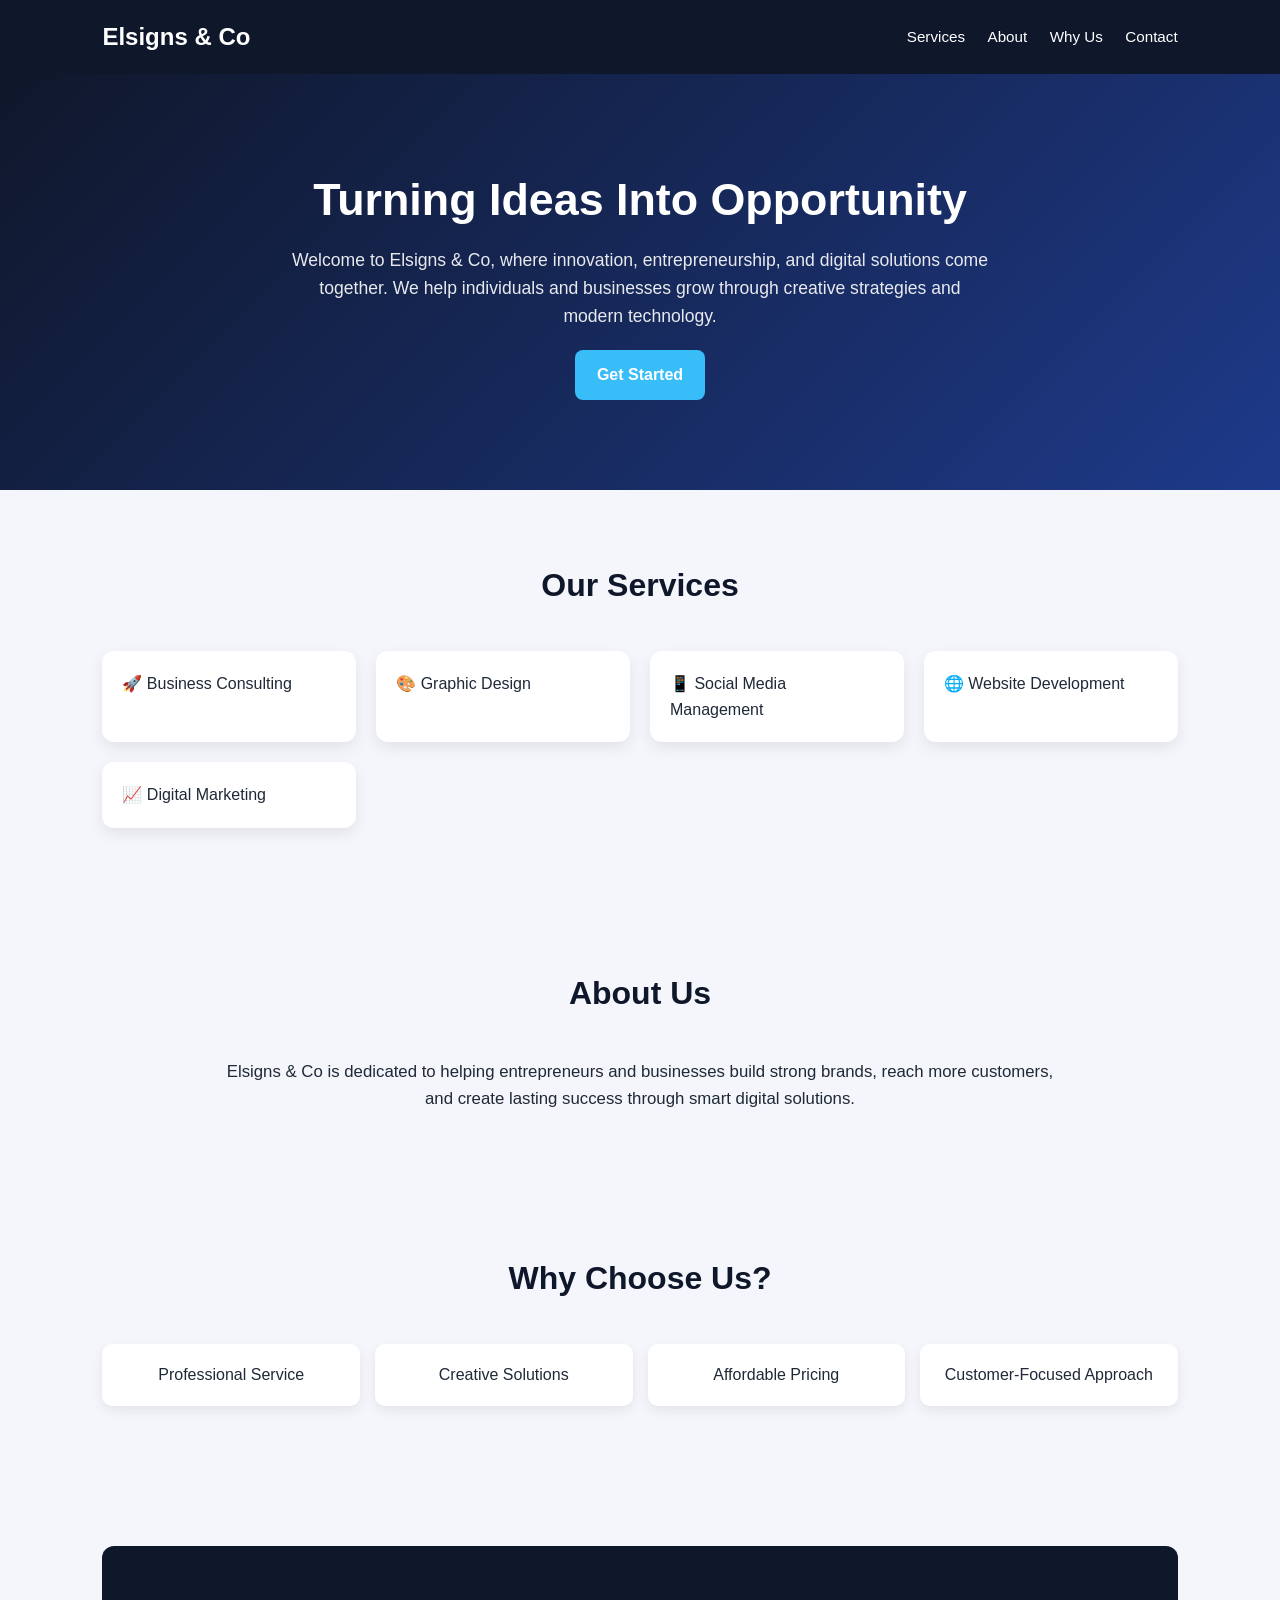
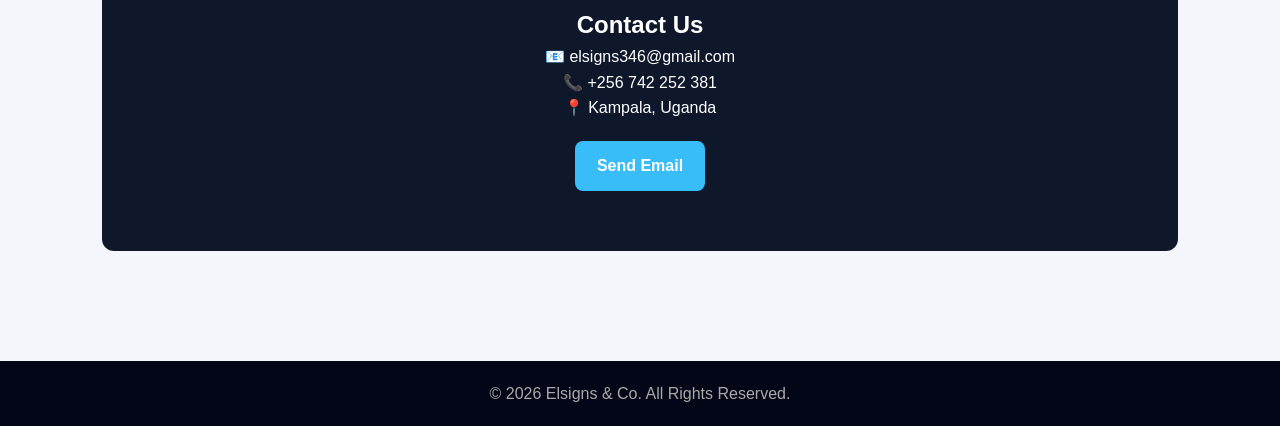
<file: index.html>
<!DOCTYPE html>
<html lang="en">
<head>
   <meta name="google-site-verification" content="7ThZxTNs6sUatYouehzxKYtgC6Qa-Qh6G9vZwnx-Nec" />
<meta charset="UTF-8" />
<meta name="viewport" content="width=device-width, initial-scale=1.0"/>
<title>Elsigns & Co</title>

<style>
    *{
        margin:0;
        padding:0;
        box-sizing:border-box;
        font-family: Arial, sans-serif;
    }

    body{
        background:#f4f6fb;
        color:#1f2937;
        line-height:1.6;
    }

    header{
        background:#0f172a;
        color:white;
        padding:18px 8%;
        display:flex;
        justify-content:space-between;
        align-items:center;
        position:sticky;
        top:0;
        z-index:1000;
    }

    .logo{
        font-size:1.5rem;
        font-weight:bold;
    }

    nav a{
        color:white;
        text-decoration:none;
        margin-left:18px;
        font-size:0.95rem;
    }

    nav a:hover{
        color:#38bdf8;
    }

    .hero{
        background:linear-gradient(135deg,#0f172a,#1e3a8a);
        color:white;
        text-align:center;
        padding:90px 20px;
    }

    .hero h1{
        font-size:2.8rem;
        margin-bottom:10px;
    }

    .hero p{
        max-width:700px;
        margin:auto;
        font-size:1.1rem;
        opacity:0.9;
    }

    .btn{
        display:inline-block;
        margin-top:20px;
        padding:12px 22px;
        background:#38bdf8;
        color:white;
        text-decoration:none;
        border-radius:8px;
        font-weight:bold;
    }

    section{
        padding:70px 8%;
    }

    .title{
        text-align:center;
        font-size:2rem;
        margin-bottom:40px;
        color:#0f172a;
    }

    .services{
        display:grid;
        grid-template-columns:repeat(auto-fit,minmax(220px,1fr));
        gap:20px;
    }

    .card{
        background:white;
        padding:20px;
        border-radius:12px;
        box-shadow:0 6px 15px rgba(0,0,0,0.08);
        transition:0.3s;
    }

    .card:hover{
        transform:translateY(-5px);
    }

    .about{
        text-align:center;
        max-width:850px;
        margin:auto;
        font-size:1.05rem;
    }

    .why{
        display:grid;
        grid-template-columns:repeat(auto-fit,minmax(200px,1fr));
        gap:15px;
        text-align:center;
    }

    .why div{
        background:white;
        padding:18px;
        border-radius:10px;
        box-shadow:0 5px 12px rgba(0,0,0,0.07);
    }

    .contact{
        background:#0f172a;
        color:white;
        text-align:center;
        padding:60px 20px;
        border-radius:12px;
    }

    footer{
        text-align:center;
        padding:20px;
        background:#020617;
        color:#aaa;
        margin-top:40px;
    }

    @media(max-width:768px){
        .hero h1{
            font-size:2rem;
        }

        nav{
            display:flex;
            flex-wrap:wrap;
            justify-content:center;
        }

        header{
            flex-direction:column;
            gap:10px;
        }
    }
</style>
</head>

<body>

<header>
    <div class="logo">Elsigns & Co</div>
    <nav>
        <a href="#services">Services</a>
        <a href="#about">About</a>
        <a href="#why">Why Us</a>
        <a href="#contact">Contact</a>
    </nav>
</header>

<section class="hero">
    <h1>Turning Ideas Into Opportunity</h1>
    <p>
        Welcome to Elsigns & Co, where innovation, entrepreneurship, and digital solutions come together.
        We help individuals and businesses grow through creative strategies and modern technology.
    </p>
    <a class="btn" href="#contact">Get Started</a>
</section>

<section id="services">
    <h2 class="title">Our Services</h2>

    <div class="services">
        <div class="card">🚀 Business Consulting</div>
        <div class="card">🎨 Graphic Design</div>
        <div class="card">📱 Social Media Management</div>
        <div class="card">🌐 Website Development</div>
        <div class="card">📈 Digital Marketing</div>
    </div>
</section>

<section id="about">
    <h2 class="title">About Us</h2>
    <p class="about">
        Elsigns & Co is dedicated to helping entrepreneurs and businesses build strong brands,
        reach more customers, and create lasting success through smart digital solutions.
    </p>
</section>

<section id="why">
    <h2 class="title">Why Choose Us?</h2>

    <div class="why">
        <div>Professional Service</div>
        <div>Creative Solutions</div>
        <div>Affordable Pricing</div>
        <div>Customer-Focused Approach</div>
    </div>
</section>

<section id="contact">
    <div class="contact">
        <h2>Contact Us</h2>
        <p>📧 elsigns346@gmail.com</p>
        <p>📞 +256 742 252 381</p>
        <p>📍 Kampala, Uganda</p>

        <a class="btn" href="mailto:elsigns346@gmail.com">Send Email</a>
    </div>
</section>

<footer>
    © 2026 Elsigns & Co. All Rights Reserved.
</footer>

</body>
</html>
</file>
